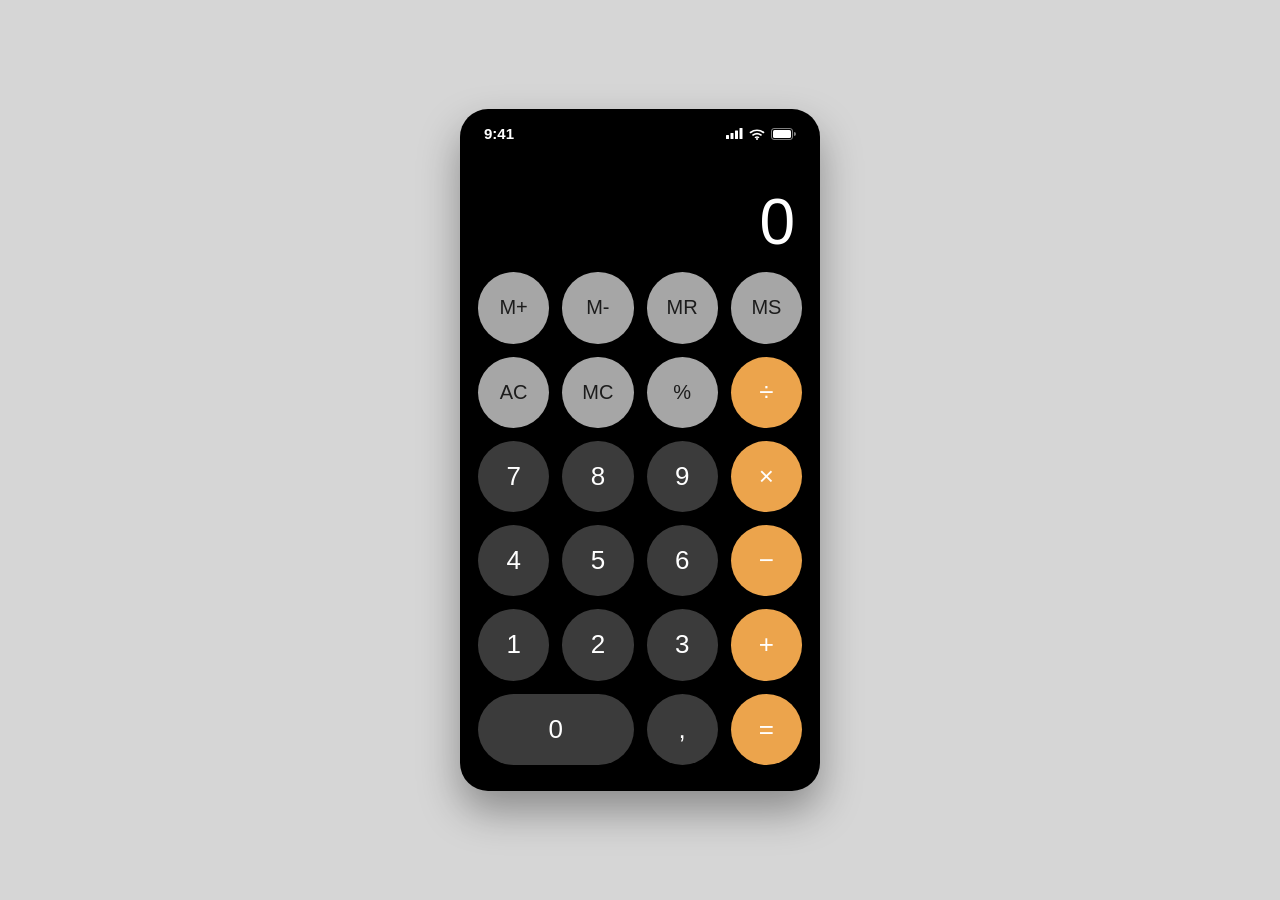
<file: index.html>
<!DOCTYPE html>
<html lang="ru">
<head>
  <meta charset="UTF-8">
  <meta name="viewport" content="width=device-width, initial-scale=1.0">
  <title>Калькулятор</title>
  <link rel="stylesheet" href="style.css">
</head>
<body>
  <div class="phone">

    <div class="status-bar">
      <span class="time">9:41</span>
      <span class="status-icons">
        <svg width="17" height="11" viewBox="0 0 17 11" fill="#fff" aria-hidden="true">
          <rect x="0" y="7" width="3" height="4" rx="0.5"/>
          <rect x="4.5" y="5" width="3" height="6" rx="0.5"/>
          <rect x="9" y="2.5" width="3" height="8.5" rx="0.5"/>
          <rect x="13.5" y="0" width="3" height="11" rx="0.5"/>
        </svg>
        <svg width="16" height="12" viewBox="0 0 16 12" fill="none" stroke="#fff"
             stroke-width="1.6" stroke-linecap="round" aria-hidden="true">
          <path d="M1.5 4.5a10.5 10.5 0 0 1 13 0"/>
          <path d="M4 7a7 7 0 0 1 8 0"/>
          <path d="M6.5 9.4a3.5 3.5 0 0 1 3 0"/>
          <circle cx="8" cy="11" r="1" fill="#fff" stroke="none"/>
        </svg>
        <svg width="25" height="12" viewBox="0 0 25 12" aria-hidden="true">
          <rect x="0.5" y="0.5" width="21" height="11" rx="2.5" fill="none" stroke="#fff" opacity="0.5"/>
          <rect x="2" y="2" width="18" height="8" rx="1.5" fill="#fff"/>
          <path d="M23 4v4a2 2 0 0 0 0-4z" fill="#fff" opacity="0.5"/>
        </svg>
      </span>
    </div>

    <div class="display-wrap">
      <span id="memory-indicator" class="memory-indicator hidden">M</span>
      <div id="display" class="display" aria-live="polite">0</div>
    </div>

    <div class="buttons">
      <button class="btn btn-memory" data-action="m-plus">M+</button>
      <button class="btn btn-memory" data-action="m-minus">M-</button>
      <button class="btn btn-memory" data-action="m-read">MR</button>
      <button class="btn btn-memory" data-action="m-save">MS</button>

      <button class="btn btn-memory" data-action="clear">AC</button>
      <button class="btn btn-memory" data-action="m-clear">MC</button>
      <button class="btn btn-memory" data-action="percent">%</button>
      <button class="btn btn-operator" data-action="operator" data-op="/">÷</button>

      <button class="btn btn-digit" data-action="digit" data-digit="7">7</button>
      <button class="btn btn-digit" data-action="digit" data-digit="8">8</button>
      <button class="btn btn-digit" data-action="digit" data-digit="9">9</button>
      <button class="btn btn-operator" data-action="operator" data-op="*">×</button>

      <button class="btn btn-digit" data-action="digit" data-digit="4">4</button>
      <button class="btn btn-digit" data-action="digit" data-digit="5">5</button>
      <button class="btn btn-digit" data-action="digit" data-digit="6">6</button>
      <button class="btn btn-operator" data-action="operator" data-op="-">−</button>

      <button class="btn btn-digit" data-action="digit" data-digit="1">1</button>
      <button class="btn btn-digit" data-action="digit" data-digit="2">2</button>
      <button class="btn btn-digit" data-action="digit" data-digit="3">3</button>
      <button class="btn btn-operator" data-action="operator" data-op="+">+</button>

      <button class="btn btn-digit btn-zero" data-action="digit" data-digit="0">0</button>
      <button class="btn btn-digit" data-action="comma">,</button>
      <button class="btn btn-operator" data-action="equals">=</button>
    </div>

  </div>
  <script src="script.js"></script>
</body>
</html>
</file>
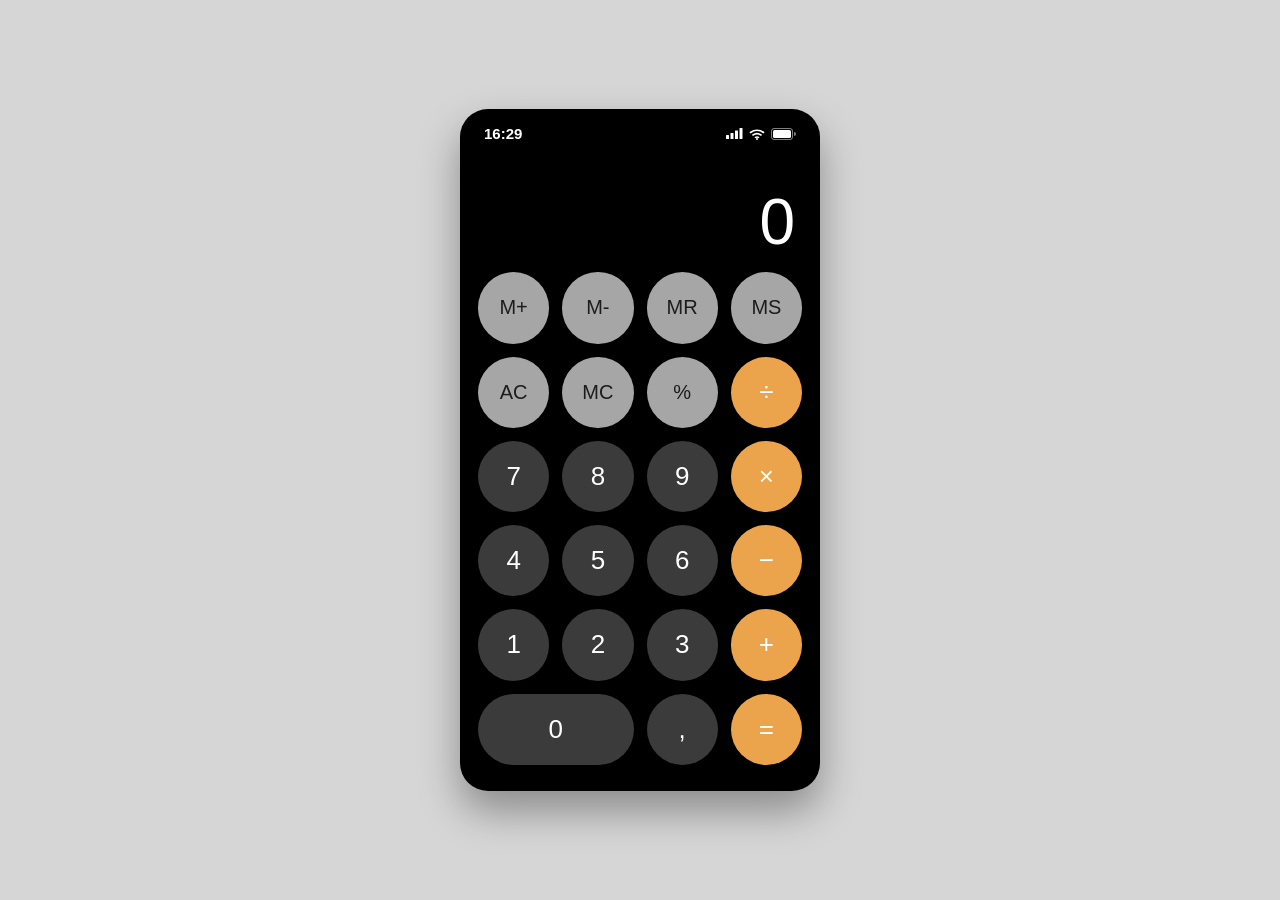
<file: lab_1_calculator/index.html>
<!DOCTYPE html>
<html lang="ru">
<head>
  <meta charset="UTF-8">
  <meta name="viewport" content="width=device-width, initial-scale=1.0">
  <title>Калькулятор</title>
  <link rel="stylesheet" href="style.css">
</head>
<body>
  <div class="phone">

    <div class="status-bar">
      <span class="time" id="status-time">9:41</span>
      <span class="status-icons">
        <svg width="17" height="11" viewBox="0 0 17 11" fill="#fff" aria-hidden="true">
          <rect x="0" y="7" width="3" height="4" rx="0.5"/>
          <rect x="4.5" y="5" width="3" height="6" rx="0.5"/>
          <rect x="9" y="2.5" width="3" height="8.5" rx="0.5"/>
          <rect x="13.5" y="0" width="3" height="11" rx="0.5"/>
        </svg>
        <svg width="16" height="12" viewBox="0 0 16 12" fill="none" stroke="#fff"
             stroke-width="1.6" stroke-linecap="round" aria-hidden="true">
          <path d="M1.5 4.5a10.5 10.5 0 0 1 13 0"/>
          <path d="M4 7a7 7 0 0 1 8 0"/>
          <path d="M6.5 9.4a3.5 3.5 0 0 1 3 0"/>
          <circle cx="8" cy="11" r="1" fill="#fff" stroke="none"/>
        </svg>
        <svg width="25" height="12" viewBox="0 0 25 12" aria-hidden="true">
          <rect x="0.5" y="0.5" width="21" height="11" rx="2.5" fill="none" stroke="#fff" opacity="0.5"/>
          <rect x="2" y="2" width="18" height="8" rx="1.5" fill="#fff"/>
          <path d="M23 4v4a2 2 0 0 0 0-4z" fill="#fff" opacity="0.5"/>
        </svg>
      </span>
    </div>

    <div class="display-wrap">
      <span id="memory-indicator" class="memory-indicator hidden">M</span>
      <div id="display" class="display" aria-live="polite">0</div>
    </div>

    <div class="buttons">
      <button class="btn btn-memory" data-action="m-plus">M+</button>
      <button class="btn btn-memory" data-action="m-minus">M-</button>
      <button class="btn btn-memory" data-action="m-read">MR</button>
      <button class="btn btn-memory" data-action="m-save">MS</button>

      <button class="btn btn-memory" data-action="clear">AC</button>
      <button class="btn btn-memory" data-action="m-clear">MC</button>
      <button class="btn btn-memory" data-action="percent">%</button>
      <button class="btn btn-operator" data-action="operator" data-op="/">÷</button>

      <button class="btn btn-digit" data-action="digit" data-digit="7">7</button>
      <button class="btn btn-digit" data-action="digit" data-digit="8">8</button>
      <button class="btn btn-digit" data-action="digit" data-digit="9">9</button>
      <button class="btn btn-operator" data-action="operator" data-op="*">×</button>

      <button class="btn btn-digit" data-action="digit" data-digit="4">4</button>
      <button class="btn btn-digit" data-action="digit" data-digit="5">5</button>
      <button class="btn btn-digit" data-action="digit" data-digit="6">6</button>
      <button class="btn btn-operator" data-action="operator" data-op="-">−</button>

      <button class="btn btn-digit" data-action="digit" data-digit="1">1</button>
      <button class="btn btn-digit" data-action="digit" data-digit="2">2</button>
      <button class="btn btn-digit" data-action="digit" data-digit="3">3</button>
      <button class="btn btn-operator" data-action="operator" data-op="+">+</button>

      <button class="btn btn-digit btn-zero" data-action="digit" data-digit="0">0</button>
      <button class="btn btn-digit" data-action="comma">,</button>
      <button class="btn btn-operator" data-action="equals">=</button>
    </div>

  </div>
  <script src="script.js"></script>
</body>
</html>
</file>
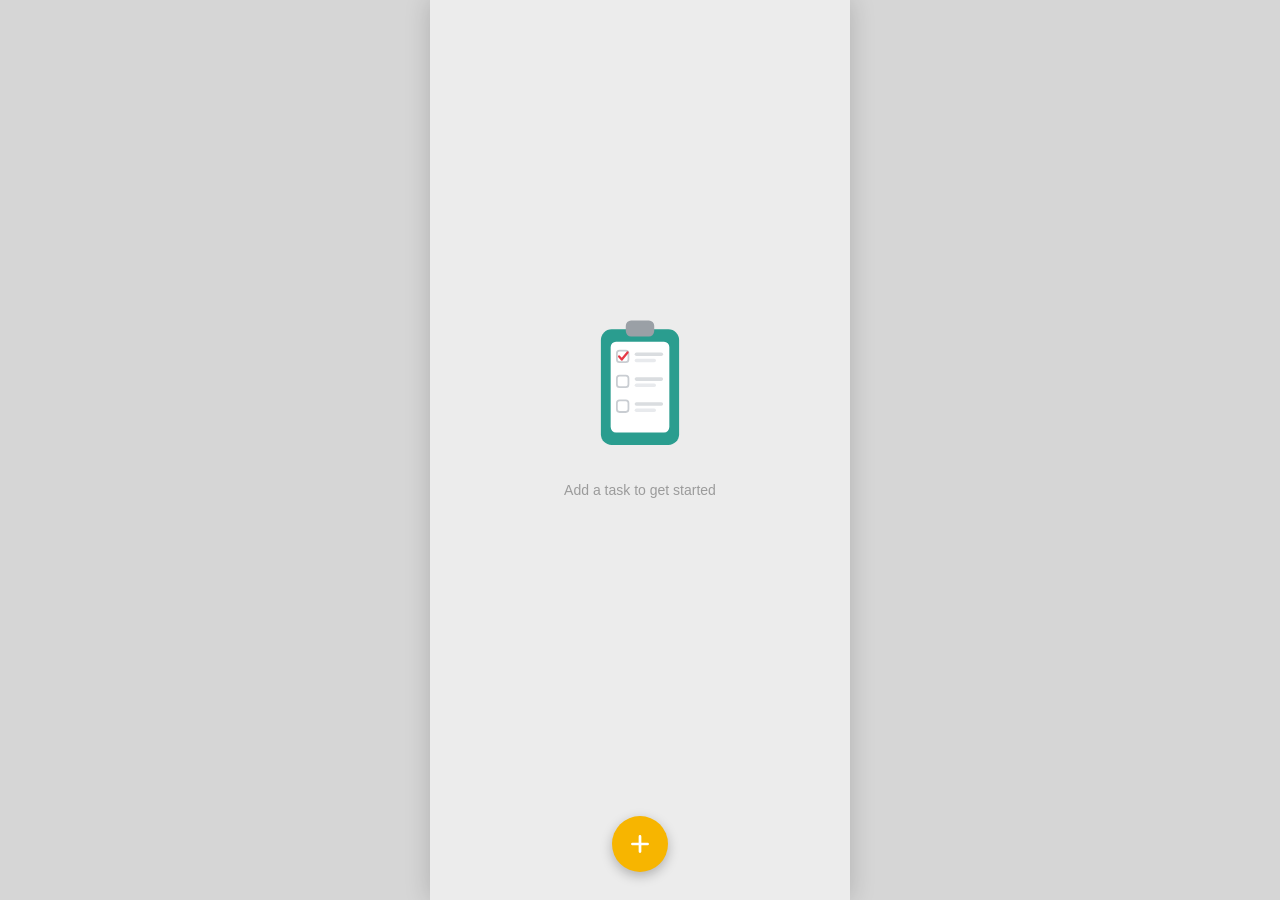
<file: lab_2_todo/index.html>
<!DOCTYPE html>
<html lang="ru">
<head>
  <meta charset="UTF-8">
  <meta name="viewport" content="width=device-width, initial-scale=1.0">
  <title>TodoList</title>
  <link rel="stylesheet" href="style.css">
</head>
<body>
<div class="app">

<!--   Экран 1: список задач -->
  <main class="screen" id="mainScreen">
    <div class="empty" id="emptyState">
      <svg width="180" height="160" viewBox="0 0 200 180" fill="none" aria-hidden="true">
        <rect x="56" y="24" width="88" height="130" rx="12" fill="#2A9D8F"/>
        <rect x="84" y="14" width="32" height="18" rx="6" fill="#9AA0A6"/>
        <rect x="67" y="38" width="66" height="102" rx="6" fill="#fff"/>
        <rect x="74" y="48" width="13" height="13" rx="3" fill="#fff" stroke="#C9CDD2" stroke-width="2"/>
        <path d="m76.5 54.5 3 3.5 6.5-8" stroke="#E63946" stroke-width="2.5" stroke-linecap="round" stroke-linejoin="round"/>
        <rect x="94" y="50" width="32" height="4" rx="2" fill="#DADDE0"/>
        <rect x="94" y="57" width="24" height="4" rx="2" fill="#E8EAED"/>
        <rect x="74" y="76" width="13" height="13" rx="3" fill="#fff" stroke="#C9CDD2" stroke-width="2"/>
        <rect x="94" y="78" width="32" height="4" rx="2" fill="#DADDE0"/>
        <rect x="94" y="85" width="24" height="4" rx="2" fill="#E8EAED"/>
        <rect x="74" y="104" width="13" height="13" rx="3" fill="#fff" stroke="#C9CDD2" stroke-width="2"/>
        <rect x="94" y="106" width="32" height="4" rx="2" fill="#DADDE0"/>
        <rect x="94" y="113" width="24" height="4" rx="2" fill="#E8EAED"/>
      </svg>
      <p>Add a task to get started</p>
    </div>
    <ul class="todo-list" id="todoList"></ul>
  </main>

<!--   Кнопка + -->
  <button class="fab" type="button" id="addBtn" title="Добавить задачу">
    <svg width="26" height="26" viewBox="0 0 24 24" fill="none" stroke="#fff" stroke-width="2.5" stroke-linecap="round">
      <path d="M12 5v14M5 12h14"/>
    </svg>
  </button>

<!--   Экран 2: ввод текста задачи / редактирование -->
  <section class="screen" id="modalScreen" hidden>
    <header class="modal-header">
      <button class="icon-action" type="button" id="backBtn" title="Назад">
        <svg width="26" height="26" viewBox="0 0 24 24" fill="none" stroke="#F7B500" stroke-width="2" stroke-linecap="round" stroke-linejoin="round">
          <path d="M19 12H5"/><path d="m12 19-7-7 7-7"/>
        </svg>
      </button>
      <button class="icon-action" type="button" id="saveBtn" title="Сохранить">
        <svg width="26" height="26" viewBox="0 0 24 24" fill="none" stroke="#F7B500" stroke-width="2.5" stroke-linecap="round" stroke-linejoin="round">
          <path d="m4 12.5 5 5L20 6.5"/>
        </svg>
      </button>
    </header>
    <textarea id="taskInput" placeholder="Add New Task..."></textarea>
  </section>

</div>

<script src="script.js"></script>
</body>
</html>
</file>
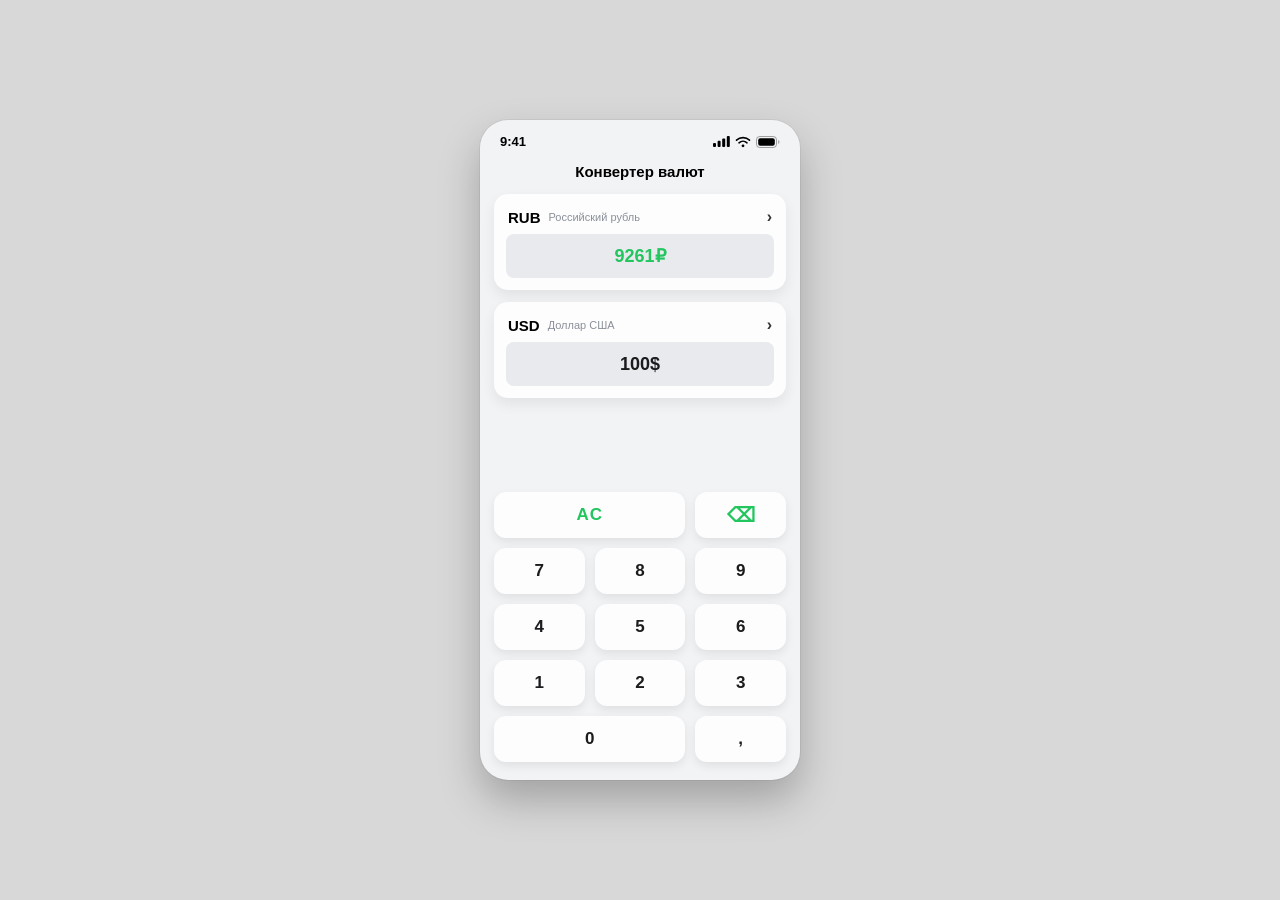
<file: lab_3_conv/index.htm>
<!DOCTYPE html>
<html lang="ru">
<head>
  <meta charset="UTF-8">
  <meta name="viewport" content="width=device-width, initial-scale=1">
  <title>Конвертер валют</title>
  <link rel="stylesheet" href="style.css">
</head>
<body>

<div class="phone">

  <!-- ЭКРАН 1: Конвертер -->
  <section class="screen active" id="screen-main">
    <div class="statusbar">
      <span>9:41</span>
      <span class="sb-icons">
        <svg width="17" height="11" viewBox="0 0 17 11" fill="#000"><rect x="0" y="7" width="3" height="4" rx="1"/><rect x="4.6" y="4.8" width="3" height="6.2" rx="1"/><rect x="9.2" y="2.4" width="3" height="8.6" rx="1"/><rect x="13.8" y="0" width="3" height="11" rx="1"/></svg>
        <svg width="16" height="12" viewBox="0 0 16 12" fill="none" stroke="#000" stroke-width="1.6" stroke-linecap="round"><path d="M1.5 4.2a9.6 9.6 0 0 1 13 0"/><path d="M4 6.8a6 6 0 0 1 8 0"/><circle cx="8" cy="9.8" r="1.4" fill="#000" stroke="none"/></svg>
        <svg width="24" height="12" viewBox="0 0 24 12"><rect x=".5" y=".5" width="20" height="11" rx="3.2" fill="none" stroke="#000" stroke-opacity=".35"/><rect x="2.2" y="2.2" width="16.6" height="7.6" rx="2" fill="#000"/><path d="M22.2 4v4a2.2 2.2 0 0 0 0-4z" fill="#000" fill-opacity=".35"/></svg>
      </span>
    </div>
    <h1 class="screen-title">Конвертер валют</h1>

    <!-- Карточка валюты FROM -->
    <div class="card" id="card-from">
      <button class="cur-head" type="button" data-slot="from">
        <span class="cur-code">RUB</span>
        <span class="cur-name">Российский рубль</span>
        <span class="chev">›</span>
      </button>
      <div class="value-field" data-slot="from"><span class="value"></span></div>
    </div>

    <!-- Карточка валюты TO -->
    <div class="card" id="card-to">
      <button class="cur-head" type="button" data-slot="to">
        <span class="cur-code">USD</span>
        <span class="cur-name">Доллар США</span>
        <span class="chev">›</span>
      </button>
      <div class="value-field" data-slot="to"><span class="value"></span></div>
    </div>

    <!-- Клавиатура -->
    <div class="keypad">
      <button class="key key-ac"   type="button" id="key-ac">AC</button>
      <button class="key key-back" type="button" id="key-back" aria-label="Удалить символ">⌫</button>
      <button class="key" type="button" data-digit="7">7</button>
      <button class="key" type="button" data-digit="8">8</button>
      <button class="key" type="button" data-digit="9">9</button>
      <button class="key" type="button" data-digit="4">4</button>
      <button class="key" type="button" data-digit="5">5</button>
      <button class="key" type="button" data-digit="6">6</button>
      <button class="key" type="button" data-digit="1">1</button>
      <button class="key" type="button" data-digit="2">2</button>
      <button class="key" type="button" data-digit="3">3</button>
      <button class="key key-zero" type="button" data-digit="0">0</button>
      <button class="key" type="button" data-digit=",">,</button>
    </div>
  </section>

  <!-- ЭКРАН 2: Выбор валюты -->
  <section class="screen" id="screen-choose">
    <div class="statusbar">
      <span>9:41</span>
      <span class="sb-icons">
        <svg width="17" height="11" viewBox="0 0 17 11" fill="#000"><rect x="0" y="7" width="3" height="4" rx="1"/><rect x="4.6" y="4.8" width="3" height="6.2" rx="1"/><rect x="9.2" y="2.4" width="3" height="8.6" rx="1"/><rect x="13.8" y="0" width="3" height="11" rx="1"/></svg>
        <svg width="16" height="12" viewBox="0 0 16 12" fill="none" stroke="#000" stroke-width="1.6" stroke-linecap="round"><path d="M1.5 4.2a9.6 9.6 0 0 1 13 0"/><path d="M4 6.8a6 6 0 0 1 8 0"/><circle cx="8" cy="9.8" r="1.4" fill="#000" stroke="none"/></svg>
        <svg width="24" height="12" viewBox="0 0 24 12"><rect x=".5" y=".5" width="20" height="11" rx="3.2" fill="none" stroke="#000" stroke-opacity=".35"/><rect x="2.2" y="2.2" width="16.6" height="7.6" rx="2" fill="#000"/><path d="M22.2 4v4a2.2 2.2 0 0 0 0-4z" fill="#000" fill-opacity=".35"/></svg>
      </span>
    </div>

    <div class="choose-header">
      <button class="back-btn" type="button" id="btn-back" aria-label="Назад">←</button>
      <span class="choose-title">Изменить валюту</span>
      <span></span>
    </div>

    <div class="search-row">
      <svg width="14" height="14" viewBox="0 0 24 24" fill="none" stroke="#666" stroke-width="2"><circle cx="11" cy="11" r="7"/><line x1="16.5" y1="16.5" x2="21" y2="21"/></svg>
      <input id="search-input" type="text" placeholder="Search currency..." autocomplete="off">
      <button class="clear-search" type="button" id="clear-search" aria-label="Очистить поиск">⊗</button>
    </div>

    <ul id="currency-list"></ul>
  </section>

</div>

<script src="script.js"></script>
</body>
</html>
</file>
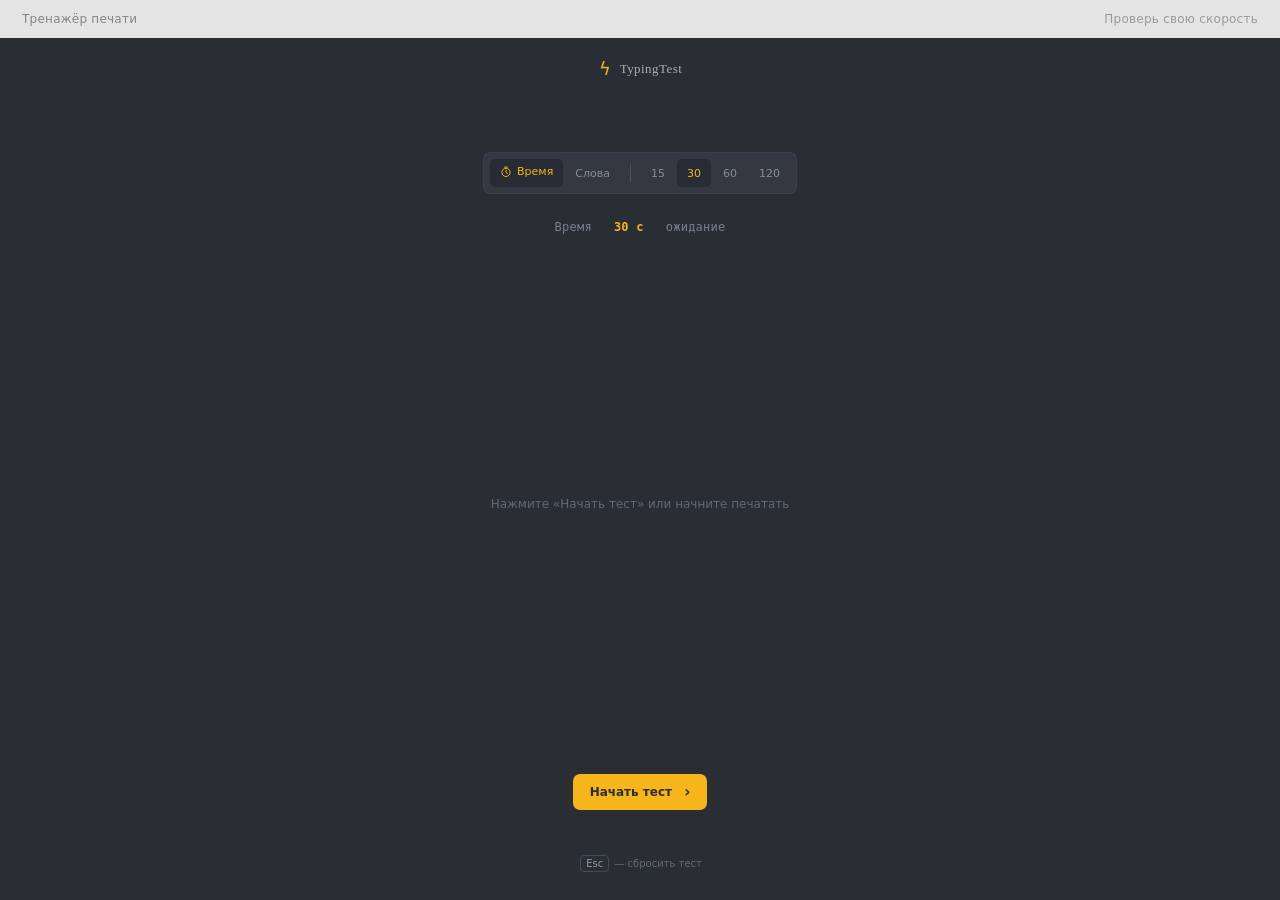
<file: lab_4_typing_test/index.html>
<!doctype html>
<html lang="ru">
<head>
  <meta charset="utf-8">
  <meta name="viewport" content="width=device-width, initial-scale=1">
  <meta name="theme-color" content="#292d34">
  <title>TypingTest — тренажёр скорости печати</title>
  <link rel="stylesheet" href="style.css">
</head>
<body>
  <div class="page-heading">
    <span>Тренажёр печати</span>
    <span>Проверь свою скорость</span>
  </div>

  <main class="app" aria-label="Тест скорости печати">
    <div class="brand" aria-label="TypingTest">
      <span class="brand-mark" aria-hidden="true">ϟ</span>
      <span>TypingTest</span>
    </div>

    <section class="toolbar" aria-label="Настройки теста">
      <div class="toolbar-group" aria-label="Режим теста">
        <button class="chip active" id="time-mode" type="button" aria-pressed="true">
          <span class="mode-label">
            <svg viewBox="0 0 16 16" fill="none" aria-hidden="true"><circle cx="8" cy="8.5" r="5.5" stroke="currentColor" stroke-width="1.3"/><path d="M8 5.5v3.2l2 1.2M6 1.5h4" stroke="currentColor" stroke-width="1.3" stroke-linecap="round"/></svg>
            Время
          </span>
        </button>
        <button class="chip" id="words-mode" type="button" aria-pressed="false">Слова</button>
      </div>
      <span class="toolbar-divider" aria-hidden="true"></span>
      <div class="toolbar-group" id="time-options" aria-label="Длительность теста">
        <button class="chip" data-value="15" type="button">15</button>
        <button class="chip active" data-value="30" type="button">30</button>
        <button class="chip" data-value="60" type="button">60</button>
        <button class="chip" data-value="120" type="button">120</button>
      </div>
      <div class="toolbar-group hidden" id="words-options" aria-label="Количество слов">
        <button class="chip" data-value="10" type="button">10</button>
        <button class="chip active" data-value="25" type="button">25</button>
        <button class="chip" data-value="50" type="button">50</button>
        <button class="chip" data-value="100" type="button">100</button>
      </div>
    </section>

    <div class="test-meta" id="test-meta" aria-live="polite">
      <span id="meta-mode">Время</span>
      <strong id="meta-value">30 с</strong>
      <span id="meta-status">ожидание</span>
    </div>

    <section class="typing-zone" id="typing-zone" aria-label="Поле для печати">
      <div class="typing-text" id="typing-text"></div>
      <div class="typing-placeholder" id="typing-placeholder">Нажмите «Начать тест» или начните печатать</div>
      <textarea class="capture-input" id="capture-input" aria-label="Введите текст с клавиатуры" autocomplete="off" autocapitalize="off" autocorrect="off" spellcheck="false" inputmode="text"></textarea>
    </section>

    <section class="result-view hidden" id="result-view" aria-live="polite">
      <div class="result-eyebrow">Тест завершён</div>
      <h1 class="result-title">Ваш результат</h1>
      <div class="stats">
        <div class="stat"><div class="stat-label">Скорость</div><div class="stat-value" id="result-wpm">0</div></div>
        <div class="stat"><div class="stat-label">Точность</div><div class="stat-value" id="result-accuracy">0%</div></div>
        <div class="stat"><div class="stat-label">Символы</div><div class="stat-value" id="result-chars">0</div></div>
        <div class="stat"><div class="stat-label">Ошибки</div><div class="stat-value" id="result-errors">0</div></div>
        <div class="stat"><div class="stat-label">Время</div><div class="stat-value" id="result-time">0с</div></div>
      </div>
      <p class="result-note" id="result-note"></p>
      <div class="actions result-actions">
        <button class="action" id="restart-result" type="button">Заново <span class="arrow">↻</span></button>
        <button class="action primary" id="next-test" type="button">Следующий тест <span class="arrow">›</span></button>
      </div>
    </section>

    <div class="actions" id="test-actions">
      <button class="action primary" id="start-test" type="button">Начать тест <span class="arrow">›</span></button>
      <button class="action hidden" id="restart-test" type="button">Заново <span class="arrow">↻</span></button>
    </div>

    <p class="helper" id="helper"><kbd>Esc</kbd> — сбросить тест</p>
  </main>

  <script src="script.js"></script>
</body>
</html>
</file>
<file: style.css>
* { box-sizing: border-box; }

body {
  margin: 0;
  min-height: 100vh;
  display: flex;
  align-items: center;
  justify-content: center;
  background: #d6d6d6;
  font-family: -apple-system, BlinkMacSystemFont, "Segoe UI", Roboto, Helvetica, Arial, sans-serif;
}

/* Корпус "телефона" */
.phone {
  width: min(360px, 100vw - 24px);
  background: #000;
  border-radius: 28px;
  padding: 10px 18px 26px;
  box-shadow: 0 20px 40px rgba(0, 0, 0, 0.35);
}

/* Статус-бар */
.status-bar {
  display: flex;
  justify-content: space-between;
  align-items: center;
  color: #fff;
  font-size: 15px;
  font-weight: 600;
  padding: 6px 6px 0;
}
.status-icons { display: flex; gap: 6px; align-items: center; }

/* Дисплей */
.display-wrap {
  position: relative;
  display: flex;
  align-items: flex-end;
  justify-content: flex-end;
  min-height: 130px;
  padding: 10px 6px 18px;
}
.display {
  color: #fff;
  font-size: 64px;
  line-height: 1;
  letter-spacing: 1px;
  text-align: right;
  max-width: 100%;
  overflow-wrap: break-word;
}
.display.size-m { font-size: 44px; }   /* длинные числа */
.display.size-s { font-size: 32px; }   /* очень длинные числа */

.memory-indicator {
  position: absolute;
  top: 10px;
  left: 6px;
  color: #fff;
  opacity: 0.55;
  font-size: 14px;
}
.hidden { visibility: hidden; }

/* Сетка кнопок 4 колонки */
.buttons {
  display: grid;
  grid-template-columns: repeat(4, 1fr);
  gap: 13px;
}

.btn {
  border: 0;
  padding: 0;
  aspect-ratio: 1;              /* круглые кнопки */
  border-radius: 50%;
  font-family: inherit;
  cursor: pointer;
  display: flex;
  align-items: center;
  justify-content: center;
  transition: filter 0.12s ease;
  user-select: none;
}
.btn:active { filter: brightness(1.35); }
.btn:focus-visible { outline: 2px solid #fff; outline-offset: 2px; }

.btn-memory   { background: #a6a6a6; color: #1c1c1c; font-size: 20px; font-weight: 500; }
.btn-digit    { background: #3b3b3b; color: #fff;    font-size: 26px; }
.btn-operator { background: #eca44c; color: #fff;    font-size: 26px; font-weight: 500; }

/* Кнопка "0" на две колонки */
.btn-zero {
  grid-column: span 2;
  aspect-ratio: auto;
  border-radius: 999px;
}
</file>
<file: lab_1_calculator/style.css>
* { box-sizing: border-box; }

body {
  margin: 0;
  min-height: 100vh;
  display: flex;
  align-items: center;
  justify-content: center;
  background: #d6d6d6;
  font-family: -apple-system, BlinkMacSystemFont, "Segoe UI", Roboto, Helvetica, Arial, sans-serif;
}

/* Корпус "телефона" */
.phone {
  width: min(360px, 100vw - 24px);
  background: #000;
  border-radius: 28px;
  padding: 10px 18px 26px;
  box-shadow: 0 20px 40px rgba(0, 0, 0, 0.35);
}

/* Статус-бар */
.status-bar {
  display: flex;
  justify-content: space-between;
  align-items: center;
  color: #fff;
  font-size: 15px;
  font-weight: 600;
  padding: 6px 6px 0;
}
.status-icons { display: flex; gap: 6px; align-items: center; }

/* Дисплей */
.display-wrap {
  position: relative;
  display: flex;
  align-items: flex-end;
  justify-content: flex-end;
  min-height: 130px;
  padding: 10px 6px 18px;
}
.display {
  color: #fff;
  font-size: 64px;
  line-height: 1;
  letter-spacing: 1px;
  text-align: right;
  max-width: 100%;
  overflow-wrap: break-word;
}
.display.size-m { font-size: 44px; }   /* длинные числа */
.display.size-s { font-size: 32px; }   /* очень длинные числа */

.memory-indicator {
  position: absolute;
  top: 10px;
  left: 6px;
  color: #fff;
  opacity: 0.55;
  font-size: 14px;
}
.hidden { visibility: hidden; }

/* Сетка кнопок 4 колонки */
.buttons {
  display: grid;
  grid-template-columns: repeat(4, 1fr);
  gap: 13px;
}

.btn {
  border: 0;
  padding: 0;
  aspect-ratio: 1;              /* круглые кнопки */
  border-radius: 50%;
  font-family: inherit;
  cursor: pointer;
  display: flex;
  align-items: center;
  justify-content: center;
  transition: filter 0.12s ease;
  user-select: none;
}
.btn:active { filter: brightness(1.35); }
.btn:focus-visible { outline: 2px solid #fff; outline-offset: 2px; }

.btn-memory   { background: #a6a6a6; color: #1c1c1c; font-size: 20px; font-weight: 500; }
.btn-digit    { background: #3b3b3b; color: #fff;    font-size: 26px; }
.btn-operator { background: #eca44c; color: #fff;    font-size: 26px; font-weight: 500; }

/* Кнопка "0" на две колонки */
.btn-zero {
  grid-column: span 2;
  aspect-ratio: auto;
  border-radius: 999px;
}
</file>
<file: lab_2_todo/style.css>
:root{
  --accent:#F7B500;
  --page:#d6d6d6;
  --screen:#ececec;
  --done:#2AD3A3;
  --danger:#F01F1F;
  --text:#2b2b2b;
  --muted:#9b9b9b;
}

*{ box-sizing:border-box; }
[hidden]{ display:none !important; }

html,body{ height:100%; }

body{
  margin:0;
  background:var(--page);
  font-family:"Segoe UI", Roboto, Arial, sans-serif;
  display:flex;
  justify-content:center;
}

.app{
  position:relative;
  width:100%;
  max-width:420px;
  height:100%;
  background:var(--screen);
  box-shadow:0 0 24px rgba(0,0,0,.18);
  overflow:hidden;
}

.screen{
  position:absolute;
  inset:0;
  display:flex;
  flex-direction:column;
}

/* Экран 1: список / заглушка */
#mainScreen{ padding:20px 16px 100px; overflow-y:auto; }

.empty{
  margin:auto;
  text-align:center;
  color:var(--muted);
  font-size:14px;
}
.empty svg{ display:block; margin:0 auto 14px; }

.todo-list{
  list-style:none;
  margin:0;
  padding:0;
  display:flex;
  flex-direction:column;
  gap:12px;
}

.task{
  display:flex;
  align-items:center;
  gap:12px;
  background:#fff;
  border-radius:10px;
  padding:12px 14px;
  box-shadow:0 1px 3px rgba(0,0,0,.08);
}

.task-check{
  flex:0 0 24px;
  width:24px;
  height:24px;
  padding:0;
  border:none;
  border-radius:50%;
  background:#e3e3e3;
  cursor:pointer;
  display:grid;
  place-items:center;
  transition:background .15s;
}
.task-check svg{ opacity:0; transition:opacity .15s; }

.task.done .task-check{ background:var(--done); }
.task.done .task-check svg{ opacity:1; }

.task-text{
  flex:1;
  font-size:15px;
  color:var(--text);
  word-break:break-word;
  white-space:pre-wrap;
}
.task.done .task-text{
  text-decoration:line-through;
  color:var(--muted);
}

.task-actions{ display:flex; gap:6px; }

.icon-action{
  border:none;
  background:none;
  padding:4px;
  cursor:pointer;
  display:grid;
  place-items:center;
  border-radius:6px;
}
.icon-action:hover{ background:rgba(0,0,0,.06); }

/* Кнопка "+" */
.fab{
  position:absolute;
  left:50%;
  bottom:28px;
  transform:translateX(-50%);
  width:56px;
  height:56px;
  border:none;
  border-radius:50%;
  background:var(--accent);
  cursor:pointer;
  display:grid;
  place-items:center;
  box-shadow:0 4px 12px rgba(0,0,0,.25);
  transition:transform .12s;
  z-index:5;
}
.fab:active{ transform:translateX(-50%) scale(.93); }

/* Экран 2: создание / редактирование */
#modalScreen{ background:var(--screen); z-index:10; }

.modal-header{
  display:flex;
  justify-content:space-between;
  align-items:center;
  padding:14px 18px;
}

#taskInput{
  flex:1;
  width:100%;
  border:none;
  outline:none;
  resize:none;
  background:transparent;
  padding:10px 24px;
  font:inherit;
  font-size:16px;
  color:var(--text);
}
#taskInput::placeholder{ color:#b6b6b6; }
</file>
<file: lab_3_conv/style.css>
:root {
  --accent: #22c55e;
  --card: #fdfdfe;
  --grey: #8a8f98;
}

* {
  box-sizing: border-box;
  margin: 0;
  padding: 0;
  font-family: -apple-system, BlinkMacSystemFont, 'Segoe UI', Roboto, Arial, sans-serif;
  -webkit-tap-highlight-color: transparent;
}

body {
  background: #d8d8d8;
  min-height: 100vh;
  display: flex;
  align-items: center;
  justify-content: center;
  padding: 24px;
}

/* Телефон и экраны */
.phone {
  width: 320px;
  height: 660px;
  background: #f2f3f5;
  border-radius: 28px;
  box-shadow: 0 20px 40px rgba(0, 0, 0, .25), 0 0 0 1px rgba(0, 0, 0, .05);
  overflow: hidden;
}

.screen { display: none; flex-direction: column; height: 100%; }
.screen.active { display: flex; }

.statusbar {
  display: flex;
  justify-content: space-between;
  align-items: center;
  padding: 14px 20px 6px;
  font-size: 13px;
  font-weight: 600;
}
.sb-icons { display: flex; gap: 5px; align-items: center; }

.screen-title {
  text-align: center;
  font-size: 15px;
  font-weight: 700;
  margin: 8px 0 14px;
}

/* Экран 1: карточки валют */
.card {
  background: var(--card);
  border-radius: 14px;
  margin: 0 14px 12px;
  padding: 12px;
  box-shadow: 0 6px 14px rgba(0, 0, 0, .07);
}

.cur-head {
  display: flex;
  align-items: center;
  gap: 8px;
  width: 100%;
  background: none;
  border: none;
  cursor: pointer;
  padding: 2px 2px 8px;
  text-align: left;
}
.cur-code { font-size: 15px; font-weight: 700; }
.cur-name { font-size: 11px; color: var(--grey); flex: 1; }
.chev { font-size: 16px; font-weight: 700; color: #333; }

.value-field {
  background: #e8eaed;
  border-radius: 8px;
  height: 44px;
  display: flex;
  align-items: center;
  justify-content: center;
  font-size: 18px;
  font-weight: 700;
  color: #1c1c1e;
  cursor: pointer;
  transition: color .15s;
}
.value-field.active { color: var(--accent); } /* зелёным — активное поле */

/* Клавиатура */
.keypad {
  display: grid;
  grid-template-columns: repeat(3, 1fr);
  gap: 10px;
  padding: 8px 14px 18px;
  margin-top: auto;
}
.key {
  height: 46px;
  border: none;
  border-radius: 12px;
  background: var(--card);
  box-shadow: 0 4px 10px rgba(0, 0, 0, .08);
  font-size: 17px;
  font-weight: 600;
  color: #1c1c1e;
  cursor: pointer;
}
.key:active { transform: scale(.96); }
.key-ac   { grid-column: span 2; color: var(--accent); font-weight: 700; letter-spacing: 1px; }
.key-zero { grid-column: span 2; }
.key-back { color: var(--accent); font-size: 20px; }

/* Экран 2: выбор валюты */
.choose-header {
  display: grid;
  grid-template-columns: 40px 1fr 40px;
  align-items: center;
  padding: 6px 10px;
}
.back-btn { background: none; border: none; font-size: 20px; cursor: pointer; }
.choose-title { text-align: center; font-size: 14px; font-weight: 700; }

.search-row {
  display: flex;
  align-items: center;
  gap: 8px;
  margin: 6px 14px 0;
  padding: 8px 4px 10px;
  border-bottom: 1px solid #c9ccd1;
}
#search-input {
  flex: 1;
  border: none;
  background: transparent;
  outline: none;
  font-size: 13px;
  color: #333;
}
#search-input::placeholder { color: #9aa0a6; }
.clear-search {
  border: none;
  background: none;
  cursor: pointer;
  font-size: 15px;
  color: #9aa0a6;
  line-height: 1;
}

#currency-list {
  list-style: none;
  overflow-y: auto;
  padding: 12px 14px 16px;
  display: flex;
  flex-direction: column;
  gap: 10px;
  flex: 1;
}
.cur-item {
  background: var(--card);
  border-radius: 12px;
  padding: 10px 14px;
  display: flex;
  align-items: center;
  justify-content: space-between;
  box-shadow: 0 4px 10px rgba(0, 0, 0, .06);
  cursor: pointer;
}
.cur-item:active { transform: scale(.98); }
.cur-item .cur-code { font-size: 14px; font-weight: 700; }
.cur-item .cur-name { font-size: 11px; color: var(--grey); margin-top: 2px; }
.check { color: var(--accent); font-size: 16px; font-weight: 700; } /* зелёная галка */
.empty { text-align: center; color: #9aa0a6; font-size: 13px; padding: 20px 0; }
</file>
<file: lab_4_typing_test/style.css>
:root {
  color-scheme: light;
  --page: #e4e4e4;
  --panel: #292d34;
  --panel-raised: #333842;
  --panel-hover: #3c424e;
  --text: #e6e8ed;
  --muted: #777f8e;
  --muted-2: #555d6b;
  --accent: #f5b51b;
  --accent-hover: #ffc633;
  --error: #f16b70;
  --extra: #8d303c;
  --success: #e7e9ed;
  --shadow: 0 22px 60px rgba(23, 27, 34, .16);
}

* { box-sizing: border-box; }

html { min-width: 320px; height: 100%; background: var(--page); }

body {
  margin: 0;
  height: 100%;
  display: flex;
  flex-direction: column;
  color: #42464e;
  font-family: Inter, ui-sans-serif, system-ui, -apple-system, BlinkMacSystemFont, "Segoe UI", sans-serif;
  overflow: hidden;
}

.page-heading {
  width: 100%;
  padding: 12px 22px;
  box-sizing: border-box;
  display: flex;
  align-items: center;
  justify-content: space-between;
  color: #858585;
  font-size: 12px;
  letter-spacing: .02em;
}

.page-heading span:last-child { color: #9a9a9a; }

.app {
  position: relative;
  width: 100%;
  flex: 1;
  padding: 22px 36px 28px;
  overflow: hidden;
  display: flex;
  flex-direction: column;
  background: var(--panel);
}

.brand {
  display: flex;
  align-items: center;
  justify-content: center;
  gap: 7px;
  color: #a8adb7;
  font-family: Georgia, "Times New Roman", serif;
  font-size: 13px;
  letter-spacing: .035em;
  user-select: none;
}

.brand-mark {
  position: relative;
  display: inline-flex;
  align-items: center;
  justify-content: center;
  width: 15px;
  height: 17px;
  color: var(--accent);
  font-family: ui-monospace, monospace;
  font-size: 18px;
  line-height: 1;
  font-weight: 500;
}

.toolbar {
  margin: 75px auto 0;
  max-width: 100%;
  display: flex;
  align-items: center;
  justify-content: center;
  flex-wrap: wrap;
  gap: 5px;
  padding: 6px;
  background: #333842;
  border: 1px solid rgba(255,255,255,.035);
  border-radius: 7px;
}

.toolbar-group {
  display: inline-flex;
  align-items: center;
  gap: 2px;
}

.toolbar-divider {
  width: 1px;
  height: 18px;
  margin: 0 5px;
  background: #4a505d;
}

button {
  border: 0;
  font: inherit;
  cursor: pointer;
  -webkit-tap-highlight-color: transparent;
}

.chip {
  min-height: 28px;
  padding: 0 10px;
  border-radius: 5px;
  background: transparent;
  color: #858d9b;
  font-size: 11px;
  transition: background .15s ease, color .15s ease, transform .15s ease;
}

.chip:hover:not(:disabled) { color: #d7dbe2; background: #3d4450; }
.chip.active { color: var(--accent); background: #272c34; }
.chip:focus-visible, .action:focus-visible { outline: 2px solid var(--accent); outline-offset: 3px; }
.chip:disabled { opacity: .45; cursor: not-allowed; }

.mode-label {
  display: inline-flex;
  align-items: center;
  gap: 5px;
}

.mode-label svg { width: 12px; height: 12px; }

.test-meta {
  min-height: 25px;
  margin: 20px 0 3px;
  display: flex;
  align-items: center;
  justify-content: center;
  gap: 22px;
  color: var(--muted);
  font-family: ui-monospace, SFMono-Regular, Menlo, Consolas, monospace;
  font-size: 12px;
  letter-spacing: .02em;
}

.test-meta strong { color: var(--accent); font-weight: 600; }

.typing-zone {
  position: relative;
  width: 100%;
  flex: 1;
  min-height: 204px;
  margin: 12px auto 0;
  padding: 28px 12px 18px;
  overflow: auto;
  scrollbar-width: thin;
  scrollbar-color: #505765 transparent;
  border-radius: 5px;
  cursor: text;
  outline: none;
}

.typing-zone:focus-within .typing-placeholder { opacity: .2; }

.typing-zone:not(.is-active) .typing-text { opacity: 0; }
.typing-zone.is-active .typing-text { opacity: 1; }

.typing-text {
  max-width: 100%;
  color: var(--muted-2);
  font-family: ui-monospace, SFMono-Regular, Menlo, Monaco, Consolas, "Liberation Mono", monospace;
  font-size: clamp(15px, 1.55vw, 18px);
  font-weight: 450;
  line-height: 2.05;
  letter-spacing: .005em;
  overflow-wrap: anywhere;
  white-space: pre-wrap;
  user-select: none;
}

.word { display: inline; border-radius: 2px; }
.word.word-error { text-decoration: underline; text-decoration-color: var(--error); text-decoration-thickness: 1px; text-underline-offset: 4px; }
.char { color: var(--muted-2); transition: color .04s linear; }
.char.correct { color: var(--success); }
.char.incorrect { color: var(--error); }
.char.extra { color: var(--extra); }
.char.space-error { color: var(--extra); }
.char.extra-space { color: var(--extra); }

.char.cursor { position: relative; }
.char.cursor::before {
  content: "";
  position: absolute;
  top: -.15em;
  left: -1px;
  width: 2px;
  height: 1.24em;
  background: var(--accent);
  border-radius: 2px;
  animation: blink 1s steps(2, start) infinite;
}

.caret {
  display: inline-block;
  width: 0;
  height: 1.24em;
  vertical-align: -.23em;
  border-left: 2px solid var(--accent);
  animation: blink 1s steps(2, start) infinite;
}

@keyframes blink { to { visibility: hidden; } }

.typing-placeholder {
  position: absolute;
  top: 50%;
  left: 50%;
  width: max-content;
  max-width: calc(100% - 24px);
  transform: translate(-50%, -50%);
  color: #6d7583;
  font-size: 12px;
  text-align: center;
  pointer-events: none;
  opacity: .85;
  transition: opacity .15s ease;
}

.capture-input {
  position: absolute;
  z-index: 1;
  inset: 0;
  width: 100%;
  height: 100%;
  padding: 0;
  border: 0;
  outline: 0;
  resize: none;
  overflow: hidden;
  opacity: 0;
  color: transparent;
  caret-color: transparent;
  background: transparent;
  cursor: text;
  font-size: 16px;
  -webkit-text-fill-color: transparent;
}

.actions {
  min-height: 40px;
  margin: 18px auto 0;
  display: flex;
  align-items: center;
  justify-content: center;
  gap: 9px;
}

.action {
  min-height: 36px;
  padding: 0 17px;
  border-radius: 7px;
  background: #3a404b;
  color: #9ba2ae;
  font-size: 12px;
  transition: background .15s ease, color .15s ease, transform .15s ease;
}

.action:hover { background: #454c59; color: #e3e6eb; }
.action:active { transform: translateY(1px); }
.action.primary { background: var(--accent); color: #292d34; font-weight: 650; }
.action.primary:hover { background: var(--accent-hover); }

.action .arrow { margin-left: 8px; font-size: 15px; vertical-align: -1px; }

.helper {
  margin: auto 0 0;
  padding-top: 43px;
  color: #646c79;
  font-size: 10px;
  text-align: center;
}

.helper kbd {
  display: inline-block;
  margin: 0 2px;
  padding: 2px 5px;
  border: 1px solid #454b56;
  border-radius: 4px;
  color: #9098a5;
  font: inherit;
}

.result-view {
  width: min(100%, 620px);
  margin: 0 auto;
  flex: 1;
  display: flex;
  flex-direction: column;
  justify-content: center;
  text-align: center;
  animation: appear .25s ease both;
}

@keyframes appear { from { opacity: 0; transform: translateY(7px); } to { opacity: 1; transform: translateY(0); } }

.result-eyebrow {
  color: #78818f;
  font-size: 11px;
  letter-spacing: .12em;
  text-transform: uppercase;
}

.result-title {
  margin: 8px 0 32px;
  color: #cfd3da;
  font-size: 19px;
  font-weight: 450;
}

.stats {
  display: grid;
  grid-template-columns: repeat(5, minmax(70px, 1fr));
  gap: 14px;
  margin: 0 auto;
}

.stat-label {
  margin-bottom: 9px;
  color: #7f8794;
  font-size: 9px;
  letter-spacing: .09em;
  text-transform: uppercase;
}

.stat-value {
  color: var(--accent);
  font-family: ui-monospace, SFMono-Regular, Menlo, Consolas, monospace;
  font-size: clamp(17px, 2vw, 21px);
  font-weight: 600;
}

.result-actions { margin-top: 47px; }

.result-note {
  margin: 23px auto 0;
  color: #707987;
  font-size: 11px;
  line-height: 1.6;
}

.hidden { display: none !important; }

@media (max-width: 650px) {
  .page-heading { padding: 12px 15px; }
  .app { padding: 18px 15px 22px; }
  .toolbar { margin-top: 48px; gap: 3px; padding: 5px; }
  .chip { padding: 0 8px; font-size: 10px; }
  .toolbar-divider { margin: 0 2px; }
  .test-meta { margin-top: 23px; }
  .typing-zone { padding: 18px 3px; }
  .typing-text { font-size: 15px; line-height: 2.05; }
  .stats { grid-template-columns: repeat(3, 1fr); row-gap: 24px; }
  .result-actions { margin-top: 37px; }
  .helper { padding-top: 30px; }
}

@media (max-width: 390px) {
  .toolbar { margin-top: 34px; }
  .chip { padding: 0 6px; font-size: 9px; }
  .toolbar-divider { margin: 0 1px; }
  .stats { grid-template-columns: repeat(2, 1fr); }
}

@media (prefers-reduced-motion: reduce) {
  *, *::before, *::after { animation-duration: .01ms !important; animation-iteration-count: 1 !important; transition-duration: .01ms !important; }
}
</file>
